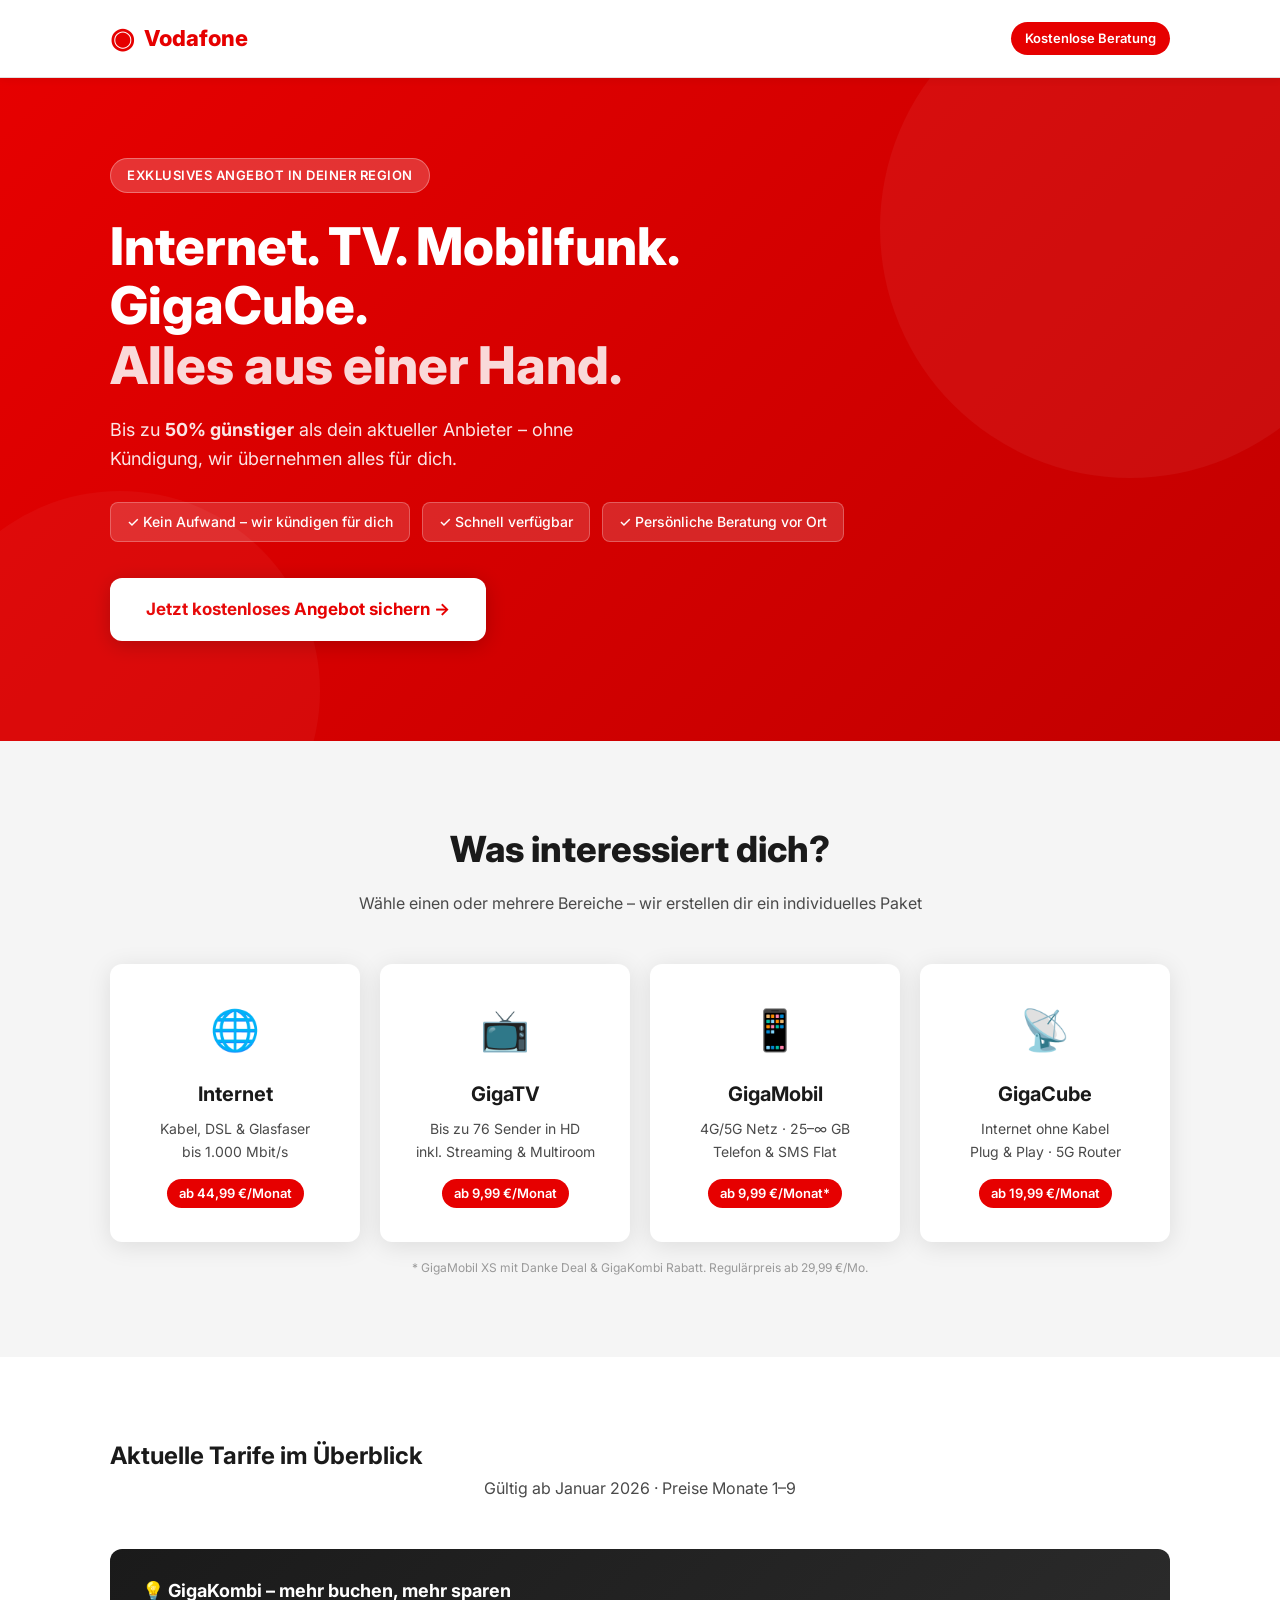
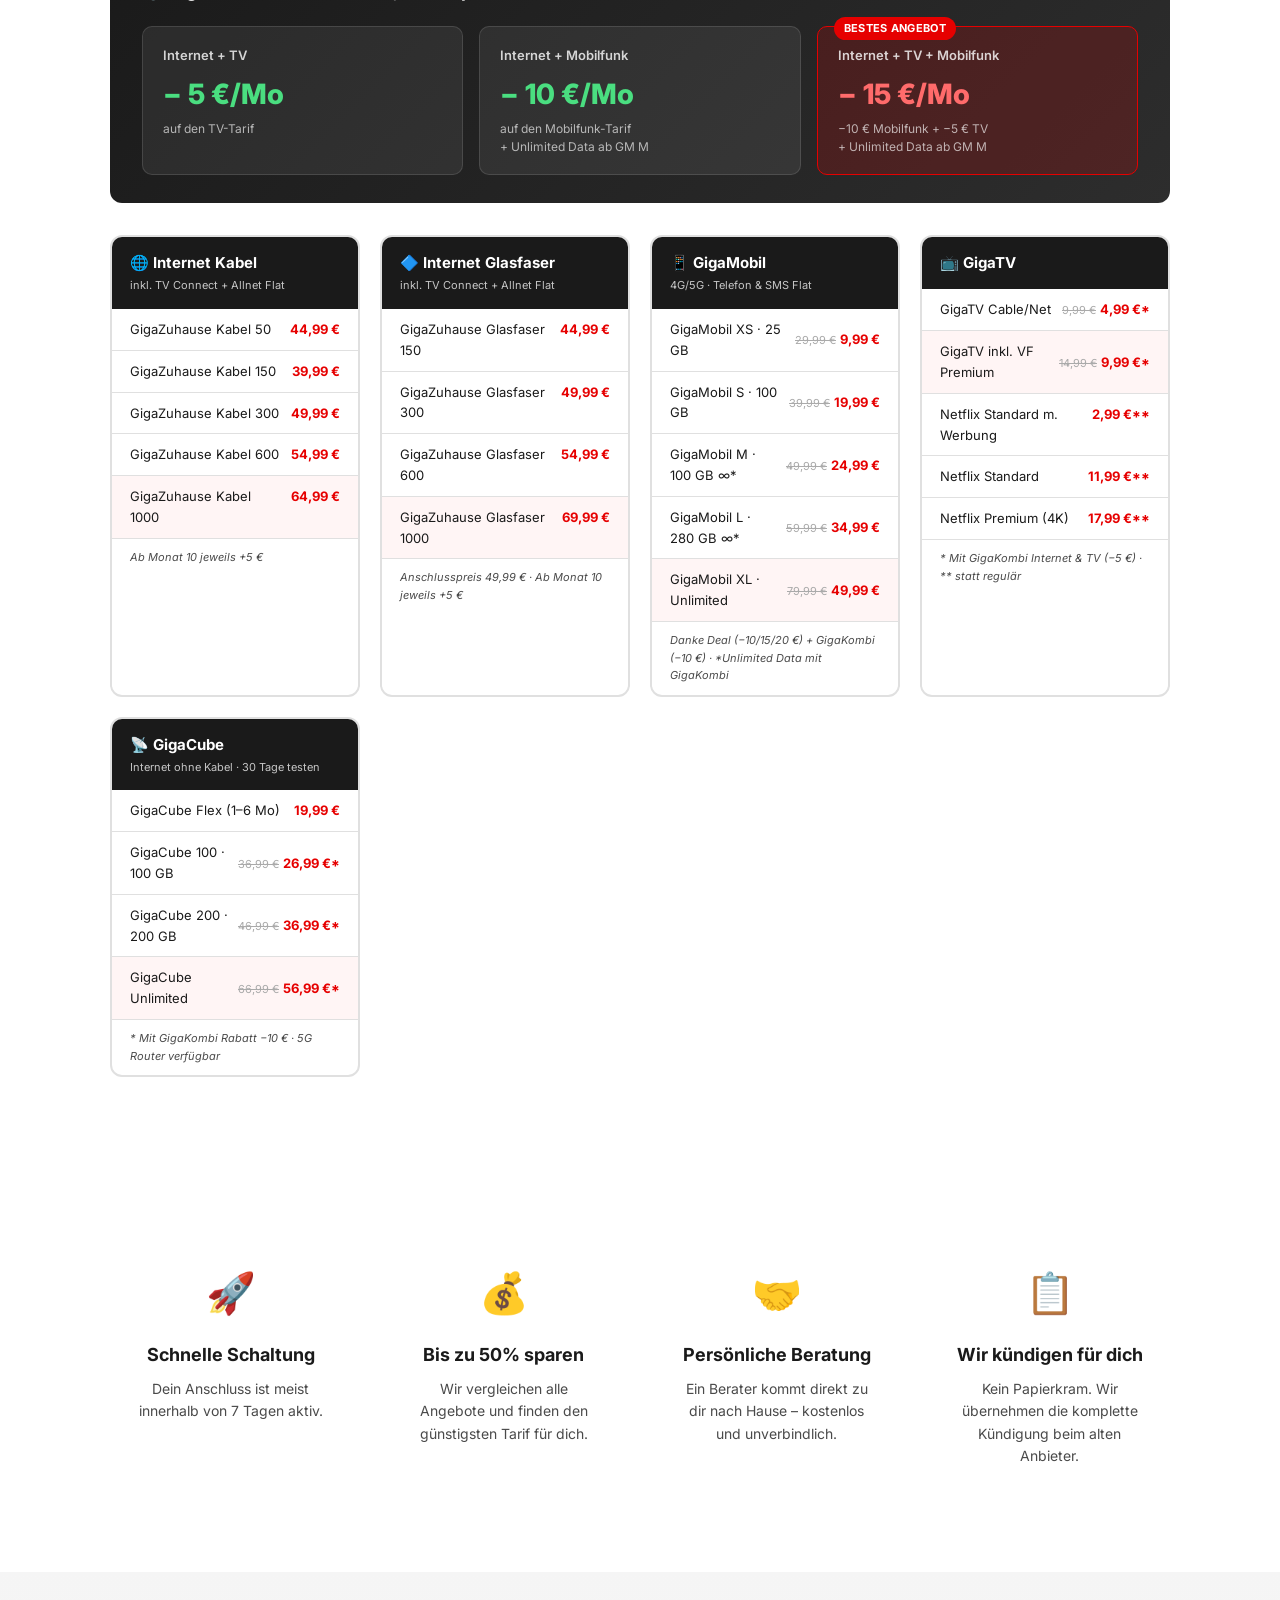
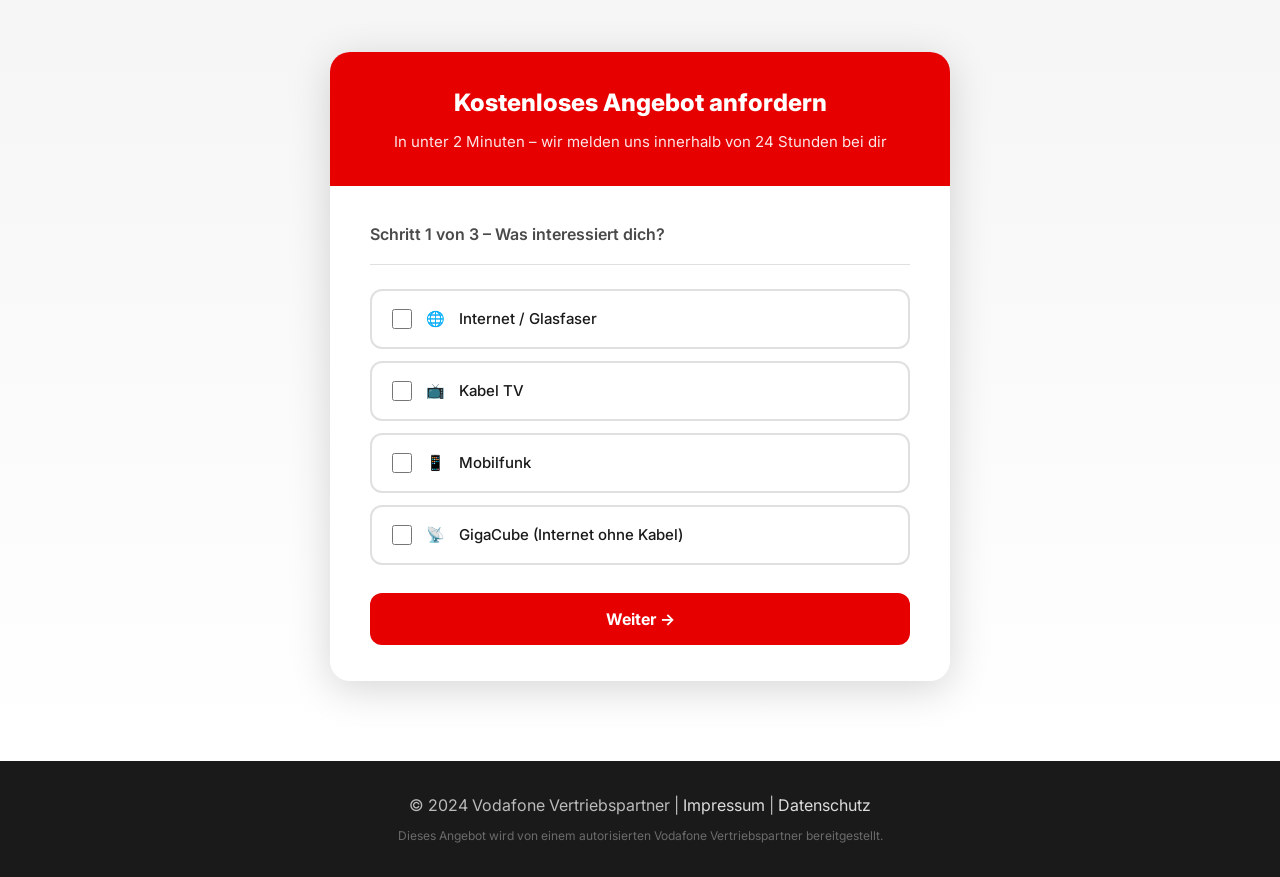
<file: meta-lead-generator/frontend/index.html>
<!DOCTYPE html>
<html lang="de">
<head>
  <meta charset="UTF-8" />
  <meta name="viewport" content="width=device-width, initial-scale=1.0" />
  <title>Vodafone Angebote – Jetzt wechseln & sparen</title>
  <link rel="stylesheet" href="styles.css" />
  <link rel="preconnect" href="https://fonts.googleapis.com" />
  <link href="https://fonts.googleapis.com/css2?family=Inter:wght@300;400;500;600;700;800&display=swap" rel="stylesheet" />
</head>
<body>

  <!-- HEADER -->
  <header class="header">
    <div class="container">
      <div class="logo">
        <div class="logo-icon">◉</div>
        <span>Vodafone</span>
      </div>
      <div class="header-badge">Kostenlose Beratung</div>
    </div>
  </header>

  <!-- HERO -->
  <section class="hero">
    <div class="container">
      <div class="hero-tag">Exklusives Angebot in deiner Region</div>
      <h1>Internet. TV. Mobilfunk. GigaCube.<br /><span>Alles aus einer Hand.</span></h1>
      <p class="hero-sub">Bis zu <strong>50% günstiger</strong> als dein aktueller Anbieter – ohne Kündigung, wir übernehmen alles für dich.</p>
      <div class="hero-badges">
        <span>✓ Kein Aufwand – wir kündigen für dich</span>
        <span>✓ Schnell verfügbar</span>
        <span>✓ Persönliche Beratung vor Ort</span>
      </div>
      <a href="#form" class="btn-hero">Jetzt kostenloses Angebot sichern →</a>
    </div>
    <div class="hero-wave"></div>
  </section>

  <!-- PRODUCTS -->
  <section class="products" id="products">
    <div class="container">
      <h2>Was interessiert dich?</h2>
      <p class="section-sub">Wähle einen oder mehrere Bereiche – wir erstellen dir ein individuelles Paket</p>
      <div class="product-grid">
        <div class="product-card" data-product="internet" onclick="selectProduct(this)">
          <div class="product-icon">🌐</div>
          <h3>Internet</h3>
          <p>Kabel, DSL & Glasfaser<br />bis 1.000 Mbit/s</p>
          <div class="product-price">ab 44,99 €/Monat</div>
        </div>
        <div class="product-card" data-product="tv" onclick="selectProduct(this)">
          <div class="product-icon">📺</div>
          <h3>GigaTV</h3>
          <p>Bis zu 76 Sender in HD<br />inkl. Streaming & Multiroom</p>
          <div class="product-price">ab 9,99 €/Monat</div>
        </div>
        <div class="product-card" data-product="mobilfunk" onclick="selectProduct(this)">
          <div class="product-icon">📱</div>
          <h3>GigaMobil</h3>
          <p>4G/5G Netz · 25–∞ GB<br />Telefon & SMS Flat</p>
          <div class="product-price">ab 9,99 €/Monat*</div>
        </div>
        <div class="product-card" data-product="gigacube" onclick="selectProduct(this)">
          <div class="product-icon">📡</div>
          <h3>GigaCube</h3>
          <p>Internet ohne Kabel<br />Plug & Play · 5G Router</p>
          <div class="product-price">ab 19,99 €/Monat</div>
        </div>
      </div>
      <p style="text-align:center;font-size:12px;color:#999;margin-top:16px">* GigaMobil XS mit Danke Deal & GigaKombi Rabatt. Regulärpreis ab 29,99 €/Mo.</p>
    </div>
  </section>

  <!-- TARIFF DETAIL -->
  <section class="tariffs">
    <div class="container">
      <h2>Aktuelle Tarife im Überblick</h2>
      <p class="section-sub">Gültig ab Januar 2026 · Preise Monate 1–9</p>

      <!-- GIGAKOMBI BANNER -->
      <div class="kombi-banner">
        <div class="kombi-title">💡 GigaKombi – mehr buchen, mehr sparen</div>
        <div class="kombi-cards">
          <div class="kombi-card">
            <div class="kombi-combo">Internet + TV</div>
            <div class="kombi-saving">− 5 €/Mo</div>
            <div class="kombi-desc">auf den TV-Tarif</div>
          </div>
          <div class="kombi-card">
            <div class="kombi-combo">Internet + Mobilfunk</div>
            <div class="kombi-saving">− 10 €/Mo</div>
            <div class="kombi-desc">auf den Mobilfunk-Tarif<br/>+ Unlimited Data ab GM M</div>
          </div>
          <div class="kombi-card kombi-best">
            <div class="kombi-badge">Bestes Angebot</div>
            <div class="kombi-combo">Internet + TV + Mobilfunk</div>
            <div class="kombi-saving">− 15 €/Mo</div>
            <div class="kombi-desc">−10 € Mobilfunk + −5 € TV<br/>+ Unlimited Data ab GM M</div>
          </div>
        </div>
      </div>

      <div class="tariff-grid">

        <div class="tariff-box">
          <div class="tariff-header">🌐 Internet Kabel <span class="header-sub">inkl. TV Connect + Allnet Flat</span></div>
          <div class="tariff-row"><span>GigaZuhause Kabel 50</span><span>44,99 €</span></div>
          <div class="tariff-row"><span>GigaZuhause Kabel 150</span><span>39,99 €</span></div>
          <div class="tariff-row"><span>GigaZuhause Kabel 300</span><span>49,99 €</span></div>
          <div class="tariff-row"><span>GigaZuhause Kabel 600</span><span>54,99 €</span></div>
          <div class="tariff-row highlight"><span>GigaZuhause Kabel 1000</span><span>64,99 €</span></div>
          <div class="tariff-note">Ab Monat 10 jeweils +5 €</div>
        </div>

        <div class="tariff-box">
          <div class="tariff-header">🔷 Internet Glasfaser <span class="header-sub">inkl. TV Connect + Allnet Flat</span></div>
          <div class="tariff-row"><span>GigaZuhause Glasfaser 150</span><span>44,99 €</span></div>
          <div class="tariff-row"><span>GigaZuhause Glasfaser 300</span><span>49,99 €</span></div>
          <div class="tariff-row"><span>GigaZuhause Glasfaser 600</span><span>54,99 €</span></div>
          <div class="tariff-row highlight"><span>GigaZuhause Glasfaser 1000</span><span>69,99 €</span></div>
          <div class="tariff-note">Anschlusspreis 49,99 € · Ab Monat 10 jeweils +5 €</div>
        </div>

        <div class="tariff-box">
          <div class="tariff-header">📱 GigaMobil <span class="header-sub">4G/5G · Telefon & SMS Flat</span></div>
          <div class="tariff-row two-price">
            <span>GigaMobil XS · 25 GB</span>
            <span><s class="old-price">29,99 €</s><strong class="new-price">9,99 €</strong></span>
          </div>
          <div class="tariff-row two-price">
            <span>GigaMobil S · 100 GB</span>
            <span><s class="old-price">39,99 €</s><strong class="new-price">19,99 €</strong></span>
          </div>
          <div class="tariff-row two-price">
            <span>GigaMobil M · 100 GB ∞*</span>
            <span><s class="old-price">49,99 €</s><strong class="new-price">24,99 €</strong></span>
          </div>
          <div class="tariff-row two-price">
            <span>GigaMobil L · 280 GB ∞*</span>
            <span><s class="old-price">59,99 €</s><strong class="new-price">34,99 €</strong></span>
          </div>
          <div class="tariff-row two-price highlight">
            <span>GigaMobil XL · Unlimited</span>
            <span><s class="old-price">79,99 €</s><strong class="new-price">49,99 €</strong></span>
          </div>
          <div class="tariff-note">Danke Deal (−10/15/20 €) + GigaKombi (−10 €) · *Unlimited Data mit GigaKombi</div>
        </div>

        <div class="tariff-box">
          <div class="tariff-header">📺 GigaTV</div>
          <div class="tariff-row two-price">
            <span>GigaTV Cable/Net</span>
            <span><s class="old-price">9,99 €</s><strong class="new-price">4,99 €*</strong></span>
          </div>
          <div class="tariff-row two-price highlight">
            <span>GigaTV inkl. VF Premium</span>
            <span><s class="old-price">14,99 €</s><strong class="new-price">9,99 €*</strong></span>
          </div>
          <div class="tariff-row"><span>Netflix Standard m. Werbung</span><span>2,99 €**</span></div>
          <div class="tariff-row"><span>Netflix Standard</span><span>11,99 €**</span></div>
          <div class="tariff-row"><span>Netflix Premium (4K)</span><span>17,99 €**</span></div>
          <div class="tariff-note">* Mit GigaKombi Internet & TV (−5 €) · ** statt regulär</div>
        </div>

        <div class="tariff-box">
          <div class="tariff-header">📡 GigaCube <span class="header-sub">Internet ohne Kabel · 30 Tage testen</span></div>
          <div class="tariff-row two-price">
            <span>GigaCube Flex (1–6 Mo)</span>
            <span><strong class="new-price">19,99 €</strong></span>
          </div>
          <div class="tariff-row two-price">
            <span>GigaCube 100 · 100 GB</span>
            <span><s class="old-price">36,99 €</s><strong class="new-price">26,99 €*</strong></span>
          </div>
          <div class="tariff-row two-price">
            <span>GigaCube 200 · 200 GB</span>
            <span><s class="old-price">46,99 €</s><strong class="new-price">36,99 €*</strong></span>
          </div>
          <div class="tariff-row two-price highlight">
            <span>GigaCube Unlimited</span>
            <span><s class="old-price">66,99 €</s><strong class="new-price">56,99 €*</strong></span>
          </div>
          <div class="tariff-note">* Mit GigaKombi Rabatt −10 € · 5G Router verfügbar</div>
        </div>

      </div>
    </div>
  </section>

  <!-- BENEFITS -->
  <section class="benefits">
    <div class="container">
      <div class="benefits-grid">
        <div class="benefit">
          <div class="benefit-icon">🚀</div>
          <h3>Schnelle Schaltung</h3>
          <p>Dein Anschluss ist meist innerhalb von 7 Tagen aktiv.</p>
        </div>
        <div class="benefit">
          <div class="benefit-icon">💰</div>
          <h3>Bis zu 50% sparen</h3>
          <p>Wir vergleichen alle Angebote und finden den günstigsten Tarif für dich.</p>
        </div>
        <div class="benefit">
          <div class="benefit-icon">🤝</div>
          <h3>Persönliche Beratung</h3>
          <p>Ein Berater kommt direkt zu dir nach Hause – kostenlos und unverbindlich.</p>
        </div>
        <div class="benefit">
          <div class="benefit-icon">📋</div>
          <h3>Wir kündigen für dich</h3>
          <p>Kein Papierkram. Wir übernehmen die komplette Kündigung beim alten Anbieter.</p>
        </div>
      </div>
    </div>
  </section>

  <!-- LEAD FORM -->
  <section class="form-section" id="form">
    <div class="container">
      <div class="form-wrapper">
        <div class="form-header">
          <h2>Kostenloses Angebot anfordern</h2>
          <p>In unter 2 Minuten – wir melden uns innerhalb von 24 Stunden bei dir</p>
        </div>

        <form id="leadForm" novalidate>
          <!-- Step 1: Produkte -->
          <div class="form-step active" id="step1">
            <h3 class="step-title">Schritt 1 von 3 – Was interessiert dich?</h3>
            <div class="checkbox-group">
              <label class="checkbox-label">
                <input type="checkbox" name="products" value="internet" />
                <span class="checkbox-custom">🌐</span>
                <span>Internet / Glasfaser</span>
              </label>
              <label class="checkbox-label">
                <input type="checkbox" name="products" value="tv" />
                <span class="checkbox-custom">📺</span>
                <span>Kabel TV</span>
              </label>
              <label class="checkbox-label">
                <input type="checkbox" name="products" value="mobilfunk" />
                <span class="checkbox-custom">📱</span>
                <span>Mobilfunk</span>
              </label>
              <label class="checkbox-label">
                <input type="checkbox" name="products" value="gigacube" />
                <span class="checkbox-custom">📡</span>
                <span>GigaCube (Internet ohne Kabel)</span>
              </label>
            </div>
            <button type="button" class="btn-next" onclick="nextStep(1)">Weiter →</button>
          </div>

          <!-- Step 2: Adresse -->
          <div class="form-step" id="step2">
            <h3 class="step-title">Schritt 2 von 3 – Deine Adresse</h3>
            <div class="form-row">
              <div class="form-group">
                <label>Straße *</label>
                <input type="text" name="street" placeholder="Musterstraße" required />
              </div>
              <div class="form-group small">
                <label>Hausnummer *</label>
                <input type="text" name="house_number" placeholder="12a" required />
              </div>
            </div>
            <div class="form-row">
              <div class="form-group small">
                <label>PLZ *</label>
                <input type="text" name="zip" placeholder="12345" maxlength="5" required />
              </div>
              <div class="form-group">
                <label>Ort *</label>
                <input type="text" name="city" placeholder="Musterstadt" required />
              </div>
            </div>
            <div class="form-nav">
              <button type="button" class="btn-back" onclick="prevStep(2)">← Zurück</button>
              <button type="button" class="btn-next" onclick="nextStep(2)">Weiter →</button>
            </div>
          </div>

          <!-- Step 3: Kontakt -->
          <div class="form-step" id="step3">
            <h3 class="step-title">Schritt 3 von 3 – Deine Kontaktdaten</h3>
            <div class="form-row">
              <div class="form-group">
                <label>Vorname *</label>
                <input type="text" name="first_name" placeholder="Max" required />
              </div>
              <div class="form-group">
                <label>Nachname *</label>
                <input type="text" name="last_name" placeholder="Mustermann" required />
              </div>
            </div>
            <div class="form-group">
              <label>Telefonnummer *</label>
              <input type="tel" name="phone" placeholder="+49 151 12345678" required />
            </div>
            <div class="form-group">
              <label>E-Mail (optional)</label>
              <input type="email" name="email" placeholder="max@beispiel.de" />
            </div>
            <div class="form-group">
              <label>Wann können wir dich am besten erreichen?</label>
              <select name="best_time">
                <option value="">Beliebig</option>
                <option value="vormittag">Vormittags (8–12 Uhr)</option>
                <option value="mittag">Mittags (12–14 Uhr)</option>
                <option value="nachmittag">Nachmittags (14–18 Uhr)</option>
                <option value="abend">Abends (18–20 Uhr)</option>
              </select>
            </div>
            <div class="form-group">
              <label>Notiz (optional)</label>
              <textarea name="note" placeholder="z.B. aktueller Anbieter, besondere Wünsche..." rows="3"></textarea>
            </div>
            <div class="consent-text">
              <label class="checkbox-label consent">
                <input type="checkbox" name="consent" required />
                <span>Ich stimme zu, dass meine Daten zur Angebotsberechnung verwendet werden. Keine Weitergabe an Dritte. <a href="#datenschutz">Datenschutz</a></span>
              </label>
            </div>
            <div class="form-nav">
              <button type="button" class="btn-back" onclick="prevStep(3)">← Zurück</button>
              <button type="submit" class="btn-submit" id="submitBtn">Angebot anfordern ✓</button>
            </div>
          </div>

          <!-- Success -->
          <div class="form-step" id="stepSuccess">
            <div class="success-content">
              <div class="success-icon">✅</div>
              <h3>Anfrage erfolgreich!</h3>
              <p>Vielen Dank! Wir melden uns innerhalb von <strong>24 Stunden</strong> bei dir.</p>
              <p class="success-sub">Unser Berater kommt kostenlos und unverbindlich zu dir nach Hause.</p>
            </div>
          </div>
        </form>
      </div>
    </div>
  </section>

  <!-- FOOTER -->
  <footer class="footer" id="datenschutz">
    <div class="container">
      <p>© 2024 Vodafone Vertriebspartner | <a href="#">Impressum</a> | <a href="#">Datenschutz</a></p>
      <p class="footer-disclaimer">Dieses Angebot wird von einem autorisierten Vodafone Vertriebspartner bereitgestellt.</p>
    </div>
  </footer>

  <script src="script.js"></script>
</body>
</html>
</file>
<file: meta-lead-generator/frontend/styles.css>
/* ============================================================
   RESET & BASE
   ============================================================ */
*, *::before, *::after { box-sizing: border-box; margin: 0; padding: 0; }

:root {
  --red: #E60000;
  --red-dark: #C20000;
  --red-light: #FF4444;
  --dark: #1A1A1A;
  --gray: #4A4A4A;
  --gray-light: #F5F5F5;
  --gray-border: #E0E0E0;
  --white: #FFFFFF;
  --success: #28A745;
  --radius: 12px;
  --shadow: 0 4px 24px rgba(0,0,0,0.10);
  --shadow-lg: 0 8px 40px rgba(0,0,0,0.16);
}

html { scroll-behavior: smooth; }

body {
  font-family: 'Inter', sans-serif;
  color: var(--dark);
  background: var(--white);
  line-height: 1.6;
}

.container {
  max-width: 1100px;
  margin: 0 auto;
  padding: 0 20px;
}

/* ============================================================
   HEADER
   ============================================================ */
.header {
  background: var(--white);
  border-bottom: 1px solid var(--gray-border);
  padding: 16px 0;
  position: sticky;
  top: 0;
  z-index: 100;
  box-shadow: 0 2px 8px rgba(0,0,0,0.06);
}

.header .container {
  display: flex;
  align-items: center;
  justify-content: space-between;
}

.logo {
  display: flex;
  align-items: center;
  gap: 10px;
  font-size: 22px;
  font-weight: 800;
  color: var(--red);
}

.logo-icon {
  font-size: 28px;
  color: var(--red);
}

.header-badge {
  background: var(--red);
  color: white;
  font-size: 13px;
  font-weight: 600;
  padding: 6px 14px;
  border-radius: 20px;
}

/* ============================================================
   HERO
   ============================================================ */
.hero {
  background: linear-gradient(135deg, var(--red) 0%, var(--red-dark) 100%);
  color: white;
  padding: 80px 0 100px;
  position: relative;
  overflow: hidden;
}

.hero::before {
  content: '';
  position: absolute;
  top: -100px;
  right: -100px;
  width: 500px;
  height: 500px;
  background: rgba(255,255,255,0.05);
  border-radius: 50%;
}

.hero::after {
  content: '';
  position: absolute;
  bottom: -150px;
  left: -80px;
  width: 400px;
  height: 400px;
  background: rgba(255,255,255,0.04);
  border-radius: 50%;
}

.hero-tag {
  display: inline-block;
  background: rgba(255,255,255,0.2);
  border: 1px solid rgba(255,255,255,0.3);
  color: white;
  font-size: 13px;
  font-weight: 600;
  padding: 6px 16px;
  border-radius: 20px;
  margin-bottom: 24px;
  text-transform: uppercase;
  letter-spacing: 0.5px;
}

.hero h1 {
  font-size: clamp(28px, 5vw, 52px);
  font-weight: 800;
  line-height: 1.15;
  margin-bottom: 20px;
  max-width: 700px;
}

.hero h1 span {
  color: rgba(255,255,255,0.85);
}

.hero-sub {
  font-size: 18px;
  opacity: 0.9;
  margin-bottom: 28px;
  max-width: 550px;
}

.hero-sub strong {
  color: white;
  font-weight: 700;
}

.hero-badges {
  display: flex;
  flex-wrap: wrap;
  gap: 12px;
  margin-bottom: 36px;
}

.hero-badges span {
  background: rgba(255,255,255,0.15);
  border: 1px solid rgba(255,255,255,0.25);
  padding: 8px 16px;
  border-radius: 8px;
  font-size: 14px;
  font-weight: 500;
}

.btn-hero {
  display: inline-block;
  background: white;
  color: var(--red);
  font-size: 17px;
  font-weight: 700;
  padding: 18px 36px;
  border-radius: var(--radius);
  text-decoration: none;
  transition: transform 0.2s, box-shadow 0.2s;
  box-shadow: 0 4px 20px rgba(0,0,0,0.2);
}

.btn-hero:hover {
  transform: translateY(-2px);
  box-shadow: 0 8px 30px rgba(0,0,0,0.25);
}

/* ============================================================
   PRODUCTS
   ============================================================ */
.products {
  padding: 80px 0;
  background: var(--gray-light);
}

.products h2, .form-section h2 {
  font-size: clamp(24px, 3vw, 36px);
  font-weight: 800;
  text-align: center;
  margin-bottom: 12px;
}

.section-sub {
  text-align: center;
  color: var(--gray);
  margin-bottom: 48px;
  font-size: 16px;
}

.product-grid {
  display: grid;
  grid-template-columns: repeat(auto-fit, minmax(220px, 1fr));
  gap: 20px;
}

.product-card {
  background: white;
  border-radius: var(--radius);
  padding: 32px 24px;
  text-align: center;
  cursor: pointer;
  border: 2px solid transparent;
  transition: all 0.25s;
  box-shadow: var(--shadow);
}

.product-card:hover {
  border-color: var(--red);
  transform: translateY(-4px);
  box-shadow: var(--shadow-lg);
}

.product-card.selected {
  border-color: var(--red);
  background: #FFF5F5;
}

.product-icon {
  font-size: 40px;
  margin-bottom: 16px;
}

.product-card h3 {
  font-size: 20px;
  font-weight: 700;
  margin-bottom: 8px;
}

.product-card p {
  color: var(--gray);
  font-size: 14px;
  margin-bottom: 16px;
}

.product-price {
  display: inline-block;
  background: var(--red);
  color: white;
  font-size: 13px;
  font-weight: 600;
  padding: 4px 12px;
  border-radius: 20px;
}

/* ============================================================
   TARIFFS
   ============================================================ */
.tariffs {
  padding: 80px 0;
  background: white;
}

.tariff-grid {
  display: grid;
  grid-template-columns: repeat(auto-fit, minmax(240px, 1fr));
  gap: 20px;
}

.tariff-box {
  border: 2px solid var(--gray-border);
  border-radius: var(--radius);
  overflow: hidden;
}

.tariff-header {
  background: var(--dark);
  color: white;
  padding: 14px 18px;
  font-size: 15px;
  font-weight: 700;
}

.tariff-row {
  display: flex;
  justify-content: space-between;
  padding: 10px 18px;
  font-size: 13px;
  border-bottom: 1px solid var(--gray-border);
}

.tariff-row span:last-child {
  font-weight: 700;
  color: var(--red);
  white-space: nowrap;
  margin-left: 8px;
}

.tariff-row.highlight {
  background: #FFF5F5;
}

.tariff-note {
  padding: 10px 18px;
  font-size: 11px;
  color: var(--gray);
  font-style: italic;
}

.header-sub {
  font-size: 11px;
  font-weight: 400;
  opacity: 0.75;
  display: block;
  margin-top: 2px;
}

.two-price {
  align-items: center;
}

.old-price {
  font-size: 11px;
  color: #aaa;
  text-decoration: line-through;
  margin-right: 4px;
  font-weight: 400;
}

.new-price {
  color: var(--red);
  font-weight: 700;
}

/* GigaKombi Banner */
.kombi-banner {
  background: linear-gradient(135deg, #1A1A1A 0%, #2d2d2d 100%);
  border-radius: var(--radius);
  padding: 28px 32px;
  margin-bottom: 32px;
  color: white;
}

.kombi-title {
  font-size: 18px;
  font-weight: 700;
  margin-bottom: 20px;
}

.kombi-cards {
  display: grid;
  grid-template-columns: repeat(auto-fit, minmax(200px, 1fr));
  gap: 16px;
}

.kombi-card {
  background: rgba(255,255,255,0.07);
  border: 1px solid rgba(255,255,255,0.12);
  border-radius: 10px;
  padding: 18px 20px;
  position: relative;
}

.kombi-best {
  background: rgba(230,0,0,0.18);
  border-color: var(--red);
}

.kombi-badge {
  position: absolute;
  top: -10px;
  left: 16px;
  background: var(--red);
  color: white;
  font-size: 11px;
  font-weight: 700;
  padding: 3px 10px;
  border-radius: 12px;
  text-transform: uppercase;
  letter-spacing: 0.3px;
}

.kombi-combo {
  font-size: 13px;
  font-weight: 600;
  opacity: 0.8;
  margin-bottom: 6px;
}

.kombi-saving {
  font-size: 28px;
  font-weight: 800;
  color: #4ade80;
  margin-bottom: 4px;
}

.kombi-best .kombi-saving {
  color: #ff6b6b;
}

.kombi-desc {
  font-size: 12px;
  opacity: 0.65;
  line-height: 1.5;
}

/* ============================================================
   BENEFITS
   ============================================================ */
.benefits {
  padding: 80px 0;
}

.benefits-grid {
  display: grid;
  grid-template-columns: repeat(auto-fit, minmax(220px, 1fr));
  gap: 32px;
}

.benefit {
  text-align: center;
  padding: 24px;
}

.benefit-icon {
  font-size: 40px;
  margin-bottom: 16px;
}

.benefit h3 {
  font-size: 18px;
  font-weight: 700;
  margin-bottom: 8px;
}

.benefit p {
  color: var(--gray);
  font-size: 14px;
}

/* ============================================================
   FORM SECTION
   ============================================================ */
.form-section {
  padding: 80px 0;
  background: linear-gradient(180deg, var(--gray-light) 0%, white 100%);
}

.form-wrapper {
  max-width: 620px;
  margin: 0 auto;
  background: white;
  border-radius: 20px;
  box-shadow: var(--shadow-lg);
  overflow: hidden;
}

.form-header {
  background: var(--red);
  color: white;
  padding: 32px 40px;
  text-align: center;
}

.form-header h2 {
  font-size: 24px;
  font-weight: 800;
  margin-bottom: 8px;
  color: white;
}

.form-header p {
  font-size: 15px;
  opacity: 0.9;
}

form {
  padding: 36px 40px;
}

.form-step {
  display: none;
}

.form-step.active {
  display: block;
}

.step-title {
  font-size: 16px;
  font-weight: 600;
  color: var(--gray);
  margin-bottom: 24px;
  padding-bottom: 16px;
  border-bottom: 1px solid var(--gray-border);
}

/* Checkbox group */
.checkbox-group {
  display: flex;
  flex-direction: column;
  gap: 12px;
  margin-bottom: 28px;
}

.checkbox-label {
  display: flex;
  align-items: center;
  gap: 14px;
  cursor: pointer;
  padding: 16px 20px;
  border: 2px solid var(--gray-border);
  border-radius: var(--radius);
  transition: all 0.2s;
  font-size: 15px;
  font-weight: 500;
}

.checkbox-label:hover {
  border-color: var(--red);
  background: #FFF5F5;
}

.checkbox-label input[type="checkbox"] {
  width: 20px;
  height: 20px;
  accent-color: var(--red);
  cursor: pointer;
}

.checkbox-label input[type="checkbox"]:checked + .checkbox-custom,
.checkbox-label:has(input:checked) {
  border-color: var(--red);
  background: #FFF5F5;
}

.checkbox-label.consent {
  border: none;
  padding: 0;
  align-items: flex-start;
  font-size: 13px;
  color: var(--gray);
}

.checkbox-label.consent a {
  color: var(--red);
}

/* Form inputs */
.form-row {
  display: flex;
  gap: 16px;
  margin-bottom: 16px;
}

.form-group {
  flex: 1;
  margin-bottom: 16px;
}

.form-group.small {
  flex: 0 0 120px;
}

.form-group label {
  display: block;
  font-size: 13px;
  font-weight: 600;
  color: var(--gray);
  margin-bottom: 6px;
  text-transform: uppercase;
  letter-spacing: 0.3px;
}

.form-group input,
.form-group select,
.form-group textarea {
  width: 100%;
  padding: 12px 16px;
  border: 2px solid var(--gray-border);
  border-radius: 8px;
  font-size: 15px;
  font-family: 'Inter', sans-serif;
  transition: border-color 0.2s;
  background: white;
  color: var(--dark);
}

.form-group input:focus,
.form-group select:focus,
.form-group textarea:focus {
  outline: none;
  border-color: var(--red);
}

.form-group input.error,
.form-group select.error {
  border-color: #DC3545;
}

.consent-text {
  margin: 20px 0 24px;
}

/* Buttons */
.btn-next, .btn-submit {
  width: 100%;
  background: var(--red);
  color: white;
  border: none;
  padding: 16px;
  border-radius: var(--radius);
  font-size: 16px;
  font-weight: 700;
  cursor: pointer;
  transition: background 0.2s, transform 0.15s;
  font-family: 'Inter', sans-serif;
}

.btn-next:hover, .btn-submit:hover {
  background: var(--red-dark);
  transform: translateY(-1px);
}

.btn-back {
  background: none;
  border: 2px solid var(--gray-border);
  color: var(--gray);
  padding: 14px 20px;
  border-radius: var(--radius);
  font-size: 14px;
  font-weight: 600;
  cursor: pointer;
  transition: all 0.2s;
  font-family: 'Inter', sans-serif;
}

.btn-back:hover {
  border-color: var(--dark);
  color: var(--dark);
}

.form-nav {
  display: flex;
  gap: 12px;
  align-items: center;
  margin-top: 24px;
}

.form-nav .btn-next,
.form-nav .btn-submit {
  flex: 1;
}

/* Success state */
.success-content {
  text-align: center;
  padding: 20px 0;
}

.success-icon {
  font-size: 60px;
  margin-bottom: 20px;
}

.success-content h3 {
  font-size: 24px;
  font-weight: 800;
  color: var(--success);
  margin-bottom: 12px;
}

.success-content p {
  font-size: 16px;
  color: var(--gray);
  margin-bottom: 8px;
}

.success-sub {
  font-size: 14px !important;
  opacity: 0.8;
}

/* ============================================================
   FOOTER
   ============================================================ */
.footer {
  background: var(--dark);
  color: rgba(255,255,255,0.7);
  padding: 32px 0;
  text-align: center;
}

.footer a {
  color: rgba(255,255,255,0.85);
  text-decoration: none;
}

.footer a:hover { text-decoration: underline; }

.footer-disclaimer {
  font-size: 12px;
  opacity: 0.5;
  margin-top: 8px;
}

/* ============================================================
   RESPONSIVE
   ============================================================ */
@media (max-width: 640px) {
  .hero { padding: 60px 0 80px; }
  form { padding: 24px 20px; }
  .form-header { padding: 24px 20px; }
  .form-row { flex-direction: column; }
  .form-group.small { flex: 1; }
  .hero-badges { flex-direction: column; }
}
</file>
